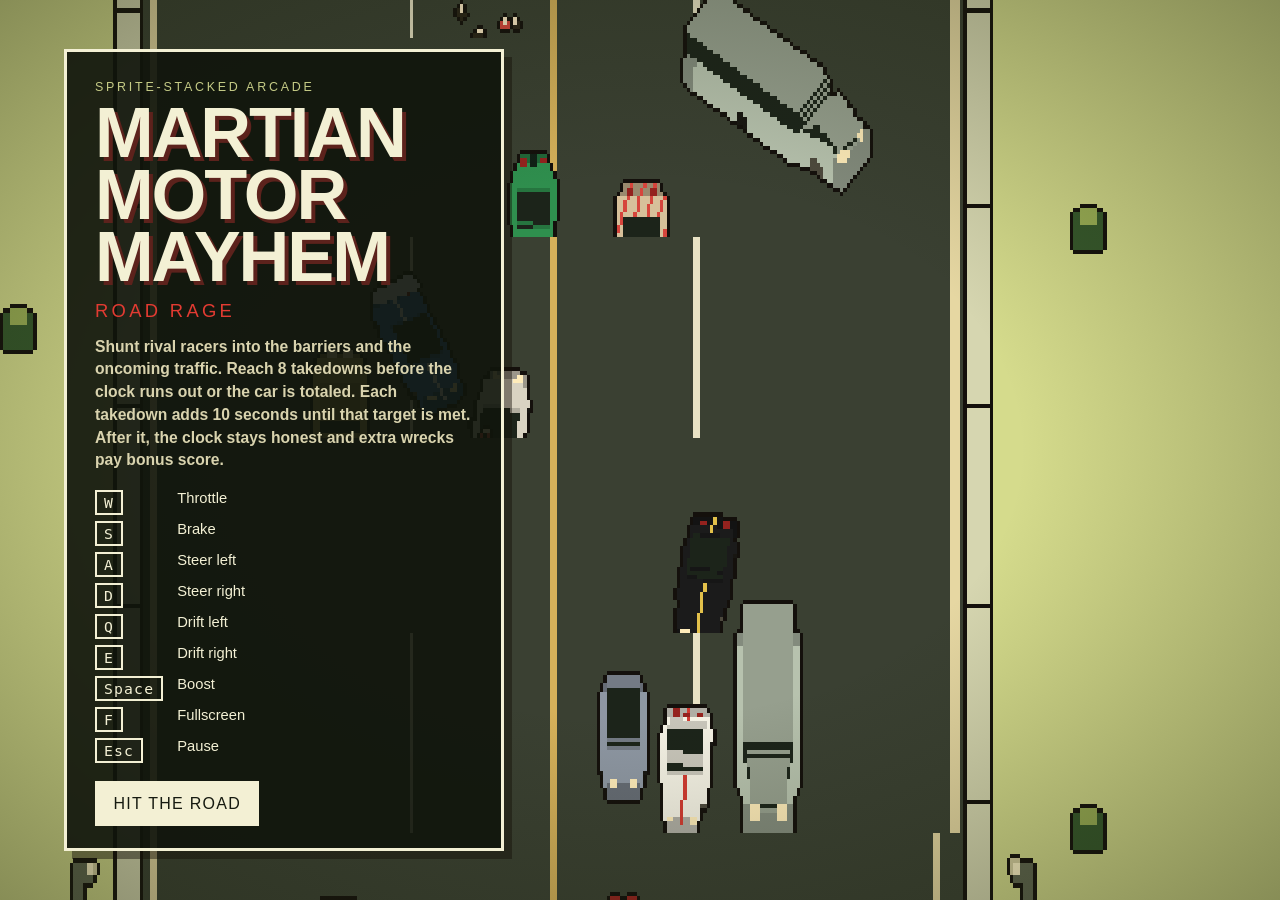
<file: road-rage-stacked/index.html>
<!DOCTYPE html>
<html lang="en">
<head>
  <meta charset="UTF-8" />
  <meta name="viewport" content="width=device-width, initial-scale=1" />
  <title>Martian Motor Mayhem</title>
  <link rel="icon" href="data:image/svg+xml,%3Csvg xmlns='http://www.w3.org/2000/svg' viewBox='0 0 16 16'%3E%3Crect width='16' height='16' fill='%23161a10'/%3E%3Crect x='2' y='7' width='12' height='5' fill='%23d7c09a'/%3E%3Crect x='4' y='4' width='7' height='4' fill='%23e23b32'/%3E%3C/svg%3E" />
  <link rel="stylesheet" href="css/style.css" />
</head>
<body>
  <div id="app">
    <canvas id="view" width="384" height="216"></canvas>
    <div id="grade"></div>
    <div id="hurt"></div>
    <div id="flash"></div>

    <div id="hud" class="hidden">
      <div class="topbar">
        <div class="stat">
          <span class="label">Time</span>
          <strong id="timer">1:00</strong>
          <em id="plus" class="plus"></em>
        </div>
        <div class="stat center">
          <span class="label">Road Rage</span>
          <strong id="takedowns">0 / 8</strong>
          <em id="bonus-flag" class="flag hidden">Bonus</em>
        </div>
        <div class="stat right">
          <span class="label">Score</span>
          <strong id="score">0</strong>
        </div>
      </div>
      <p id="callout"></p>
      <div class="bottombar">
        <div class="map-wrap">
          <canvas id="minimap" width="64" height="220" aria-label="Progress along the freeway"></canvas>
        </div>
        <div class="speedbox">
          <strong id="speed">0</strong>
          <span>km/h</span>
        </div>
        <div class="bars">
          <label for="boost-fill">Boost <i id="boost-num">0</i></label>
          <div class="track" id="boost-track"><div id="boost-fill"></div></div>
          <label class="damage-label" for="damage-fill">Damage <i id="damage-num">0%</i></label>
          <div class="track damage" id="damage-track"><div id="damage-fill"></div></div>
        </div>
      </div>
    </div>

    <div id="menu" class="overlay">
      <div class="panel">
        <p class="kicker">Sprite-stacked arcade</p>
        <h1>Martian Motor Mayhem</h1>
        <p class="event">Road Rage</p>
        <p class="deck">
          Shunt rival racers into the barriers and the oncoming traffic.
          Reach 8 takedowns before the clock runs out or the car is totaled.
          Each takedown adds 10 seconds until that target is met. After it,
          the clock stays honest and extra wrecks pay bonus score.
        </p>
        <div class="keys">
          <kbd>W</kbd><span>Throttle</span>
          <kbd>S</kbd><span>Brake</span>
          <kbd>A</kbd><span>Steer left</span>
          <kbd>D</kbd><span>Steer right</span>
          <kbd>Q</kbd><span>Drift left</span>
          <kbd>E</kbd><span>Drift right</span>
          <kbd>Space</kbd><span>Boost</span>
          <kbd>F</kbd><span>Fullscreen</span>
          <kbd>Esc</kbd><span>Pause</span>
        </div>
        <div class="row">
          <button id="start-btn" type="button">Hit the road</button>
        </div>
      </div>
    </div>

    <div id="pause" class="overlay center hidden">
      <div class="panel">
        <p class="kicker">Martian Motor Mayhem</p>
        <h1>Paused</h1>
        <p class="event">Road Rage</p>
        <p class="deck">The freeway is holding its breath. Resume the run, or quit back to the start.</p>
        <div class="row">
          <button id="resume-btn" type="button">Resume</button>
          <button id="quit-btn" type="button" class="ghost">Quit</button>
        </div>
      </div>
    </div>

    <div id="results" class="overlay center hidden">
      <div class="panel">
        <p class="kicker">Road Rage</p>
        <h1 id="res-title">Time up</h1>
        <p class="deck" id="res-deck"></p>
        <div class="keys" id="res-stats"></div>
        <div class="row">
          <button id="retry-btn" type="button">Run it back</button>
          <button id="menu-btn" type="button" class="ghost">Menu</button>
        </div>
      </div>
    </div>

    <p id="debug" class="hidden"></p>
    <p id="boot-error" hidden></p>
  </div>
  <script type="module" src="js/main.js"></script>
</body>
</html>
</file>
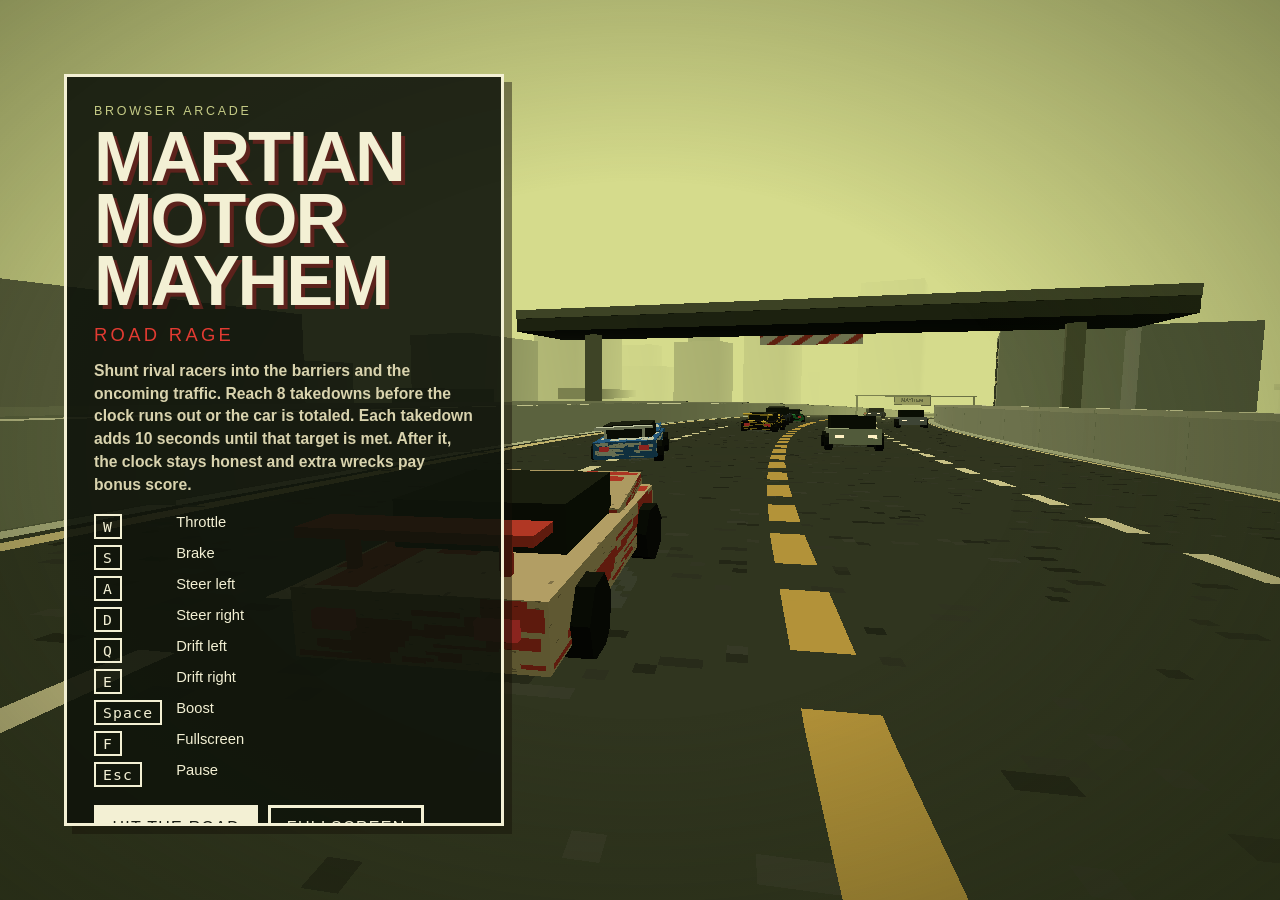
<file: road-rage/index.html>
<!DOCTYPE html>
<html lang="en">
<head>
  <meta charset="UTF-8" />
  <meta name="viewport" content="width=device-width, initial-scale=1" />
  <title>Martian Motor Mayhem</title>
  <link rel="icon" href="data:image/svg+xml,%3Csvg xmlns='http://www.w3.org/2000/svg' viewBox='0 0 16 16'%3E%3Crect width='16' height='16' fill='%23161a10'/%3E%3Crect x='2' y='7' width='12' height='5' fill='%23d7c09a'/%3E%3Crect x='4' y='4' width='7' height='4' fill='%23e23b32'/%3E%3C/svg%3E" />
  <link rel="stylesheet" href="css/style.css" />
  <script type="importmap">
  {
    "imports": {
      "three": "./vendor/three.module.js"
    }
  }
  </script>
</head>
<body>
  <div id="app">
    <canvas id="view"></canvas>
    <div id="grade"></div>
    <div id="hurt"></div>
    <div id="flash"></div>

    <div id="hud" class="hidden">
      <div class="topbar">
        <div class="stat">
          <span class="label">Time</span>
          <strong id="timer">1:00</strong>
          <em id="plus" class="plus"></em>
        </div>
        <div class="stat center">
          <span class="label">Road Rage</span>
          <strong id="takedowns">0 / 8</strong>
          <em id="bonus-flag" class="flag hidden">Bonus</em>
        </div>
        <div class="stat right">
          <span class="label">Score</span>
          <strong id="score">0</strong>
        </div>
      </div>
      <p id="callout"></p>
      <div class="hull">
        <div class="hull-head">
          <span>Damage</span>
          <strong id="damage-num">0%</strong>
        </div>
        <div class="track damage" id="damage-track"><div id="damage-fill"></div></div>
      </div>
      <div class="bottombar">
        <div class="map-wrap">
          <canvas id="minimap" width="220" height="220" aria-label="Track map"></canvas>
        </div>
        <div class="speedbox">
          <strong id="speed">0</strong>
          <span>km/h</span>
        </div>
        <div class="bars">
          <label for="boost-fill">Boost <i id="boost-num">0</i></label>
          <div class="track" id="boost-track"><div id="boost-fill"></div></div>
        </div>
      </div>
    </div>

    <div id="menu" class="overlay">
      <div class="panel">
        <p class="kicker">Browser arcade</p>
        <h1>Martian Motor Mayhem</h1>
        <p class="event">Road Rage</p>
        <p class="deck">
          Shunt rival racers into the barriers and the oncoming traffic.
          Reach 8 takedowns before the clock runs out or the car is totaled.
          Each takedown adds 10 seconds until that target is met. After it,
          the clock stays honest and extra wrecks pay bonus score.
        </p>
        <div class="keys">
          <kbd>W</kbd><span>Throttle</span>
          <kbd>S</kbd><span>Brake</span>
          <kbd>A</kbd><span>Steer left</span>
          <kbd>D</kbd><span>Steer right</span>
          <kbd>Q</kbd><span>Drift left</span>
          <kbd>E</kbd><span>Drift right</span>
          <kbd>Space</kbd><span>Boost</span>
          <kbd>F</kbd><span>Fullscreen</span>
          <kbd>Esc</kbd><span>Pause</span>
        </div>
        <div class="row">
          <button id="start-btn" type="button">Hit the road</button>
          <button id="full-btn" type="button" class="ghost">Fullscreen</button>
        </div>
      </div>
    </div>

    <div id="pause" class="overlay center hidden">
      <div class="panel">
        <p class="kicker">Martian Motor Mayhem</p>
        <h1>Paused</h1>
        <p class="event">Road Rage</p>
        <p class="deck">The freeway is holding its breath. Resume the run, or quit back to the start.</p>
        <div class="row">
          <button id="resume-btn" type="button">Resume</button>
          <button id="quit-btn" type="button" class="ghost">Quit</button>
        </div>
      </div>
    </div>

    <div id="results" class="overlay center hidden">
      <div class="panel">
        <p class="kicker">Road Rage</p>
        <h1 id="res-title">Time up</h1>
        <p class="deck" id="res-deck"></p>
        <div class="keys" id="res-stats"></div>
        <div class="row">
          <button id="retry-btn" type="button">Run it back</button>
          <button id="menu-btn" type="button" class="ghost">Menu</button>
        </div>
      </div>
    </div>

    <p id="boot-error" hidden></p>
  </div>
  <script type="module" src="js/main.js"></script>
</body>
</html>
</file>
<file: road-rage-stacked/css/style.css>
:root {
  --ink: #161a10;
  --cream: #f3f0d4;
  --cream-dim: #d9d3ae;
  --olive: #c5cb86;
  --red: #e23b32;
  --amber: #e6b15a;
  --panel: rgba(16, 20, 12, 0.9);
  color-scheme: dark;
}

* { box-sizing: border-box; }

html, body {
  margin: 0;
  width: 100%;
  height: 100%;
  overflow: hidden;
  background: #161a10;
  color: var(--cream);
  font-family: "Arial Black", "Arial Narrow", Impact, Haettenschweiler, sans-serif;
}

#app {
  position: fixed;
  inset: 0;
  width: 100%;
  height: 100%;
  background: #161a10;
}

#view {
  position: absolute;
  inset: 0;
  z-index: 0;
  width: 100%;
  height: 100%;
  display: block;
  background: #d5db8c;
  image-rendering: pixelated;
  image-rendering: crisp-edges;
}

#debug {
  position: absolute;
  left: 16px;
  bottom: 16px;
  z-index: 6;
  max-width: min(420px, calc(100% - 32px));
  margin: 0;
  padding: 8px 10px;
  background: rgba(16, 20, 12, 0.92);
  border: 2px solid var(--cream);
  color: var(--cream);
  font-family: "Trebuchet MS", "Segoe UI", sans-serif;
  font-size: 12px;
  line-height: 1.35;
  white-space: pre-wrap;
  pointer-events: none;
}

#grade, #hurt, #flash {
  position: absolute;
  inset: 0;
  pointer-events: none;
}

#grade {
  background: radial-gradient(ellipse at center, transparent 42%, rgba(28, 34, 12, 0.42) 100%);
}

#hurt {
  background: radial-gradient(ellipse at center, transparent 35%, rgba(160, 24, 16, 0.72) 100%);
  opacity: 0;
}

#flash {
  opacity: 0;
  background: #fff6ea;
  transition: opacity 0.45s ease-out;
}

.hidden { display: none !important; }

#boot-error {
  position: absolute;
  left: 16px;
  right: 16px;
  bottom: 16px;
  margin: 0;
  padding: 12px 14px;
  background: var(--panel);
  color: var(--cream);
  z-index: 5;
}

.overlay {
  position: absolute;
  inset: 0;
  display: flex;
  align-items: center;
  padding: clamp(16px, 5vw, 72px);
  pointer-events: none;
  z-index: 3;
}

.overlay.center {
  justify-content: center;
  background: rgba(12, 14, 8, 0.28);
}

.panel {
  pointer-events: auto;
  width: min(440px, 100%);
  padding: 28px 28px 22px;
  background: var(--panel);
  border: 3px solid var(--cream);
  box-shadow: 8px 8px 0 rgba(20, 16, 8, 0.45);
}

.kicker {
  margin: 0 0 8px;
  letter-spacing: 0.22em;
  text-transform: uppercase;
  color: var(--olive);
  font-size: 0.78rem;
}

h1 {
  margin: 0;
  font-size: clamp(2.4rem, 6vw, 4.4rem);
  line-height: 0.88;
  letter-spacing: -0.03em;
  text-transform: uppercase;
  color: var(--cream);
  text-shadow: 4px 4px 0 #5c221c;
}

.event {
  margin: 12px 0 0;
  color: var(--red);
  letter-spacing: 0.18em;
  text-transform: uppercase;
  font-size: 1.15rem;
}

.deck {
  margin: 14px 0 0;
  font-family: "Trebuchet MS", "Segoe UI", sans-serif;
  font-weight: 600;
  font-size: 0.98rem;
  line-height: 1.45;
  color: var(--cream-dim);
}

.keys {
  display: grid;
  grid-template-columns: auto 1fr;
  gap: 6px 14px;
  margin: 18px 0;
  font-family: "Trebuchet MS", "Segoe UI", sans-serif;
  font-size: 0.92rem;
}

kbd {
  justify-self: start;
  padding: 2px 7px;
  border: 2px solid var(--cream);
  color: var(--cream);
  letter-spacing: 0.08em;
}

.row {
  display: flex;
  flex-wrap: wrap;
  gap: 10px;
}

button {
  font-family: inherit;
  letter-spacing: 0.08em;
  text-transform: uppercase;
  background: var(--cream);
  color: var(--ink);
  border: 0;
  padding: 0.85rem 1.15rem;
  font-size: 1rem;
  cursor: pointer;
}

button:hover { background: #fff8dc; }

button:focus-visible {
  outline: 3px solid var(--red);
  outline-offset: 3px;
}

button.ghost {
  background: transparent;
  color: var(--cream);
  box-shadow: inset 0 0 0 3px var(--cream);
}

button.ghost:hover { background: rgba(243, 240, 212, 0.08); }

#hud {
  position: absolute;
  inset: 0;
  pointer-events: none;
  z-index: 2;
}

.topbar, .bottombar {
  position: absolute;
  left: 16px;
  right: 16px;
  display: flex;
  align-items: flex-end;
  justify-content: space-between;
  gap: 16px;
}

.topbar { top: 14px; align-items: flex-start; }

.stat { position: relative; min-width: 90px; }

.stat.center { text-align: center; }
.stat.right { text-align: right; }

.label {
  display: block;
  font-size: 0.72rem;
  letter-spacing: 0.16em;
  text-transform: uppercase;
  color: var(--olive);
}

.stat strong {
  display: block;
  font-size: clamp(1.6rem, 4vw, 2.6rem);
  line-height: 1;
  color: var(--cream);
  text-shadow: 2px 2px 0 rgba(20, 16, 8, 0.65);
}

#timer.low { color: var(--red); }

.flag {
  display: inline-block;
  margin-top: 4px;
  padding: 2px 8px;
  background: var(--red);
  color: #1a0806;
  letter-spacing: 0.14em;
  font-size: 0.75rem;
  font-style: normal;
  text-transform: uppercase;
}

.plus {
  position: absolute;
  left: 0;
  top: 100%;
  margin: 0;
  color: var(--amber);
  font-style: normal;
  letter-spacing: 0.08em;
  opacity: 0;
}

.plus.show { animation: rise 0.9s ease-out; }

#callout {
  position: absolute;
  left: 50%;
  top: 28%;
  transform: translate(-50%, -50%);
  margin: 0;
  font-size: clamp(2.4rem, 8vw, 6rem);
  letter-spacing: 0.04em;
  color: var(--red);
  text-shadow: 4px 4px 0 #1a100c, -2px 0 0 #f3f0d4;
  opacity: 0;
  white-space: nowrap;
}

#callout.show { animation: pop 0.8s ease-out; }

.bottombar { bottom: 14px; align-items: flex-end; }

.map-wrap {
  width: 64px;
  height: 220px;
  border: 3px solid var(--cream);
  box-shadow: 4px 4px 0 rgba(20, 16, 8, 0.45);
  background: rgba(16, 20, 10, 0.4);
  flex: none;
}

#minimap { width: 100%; height: 100%; display: block; }

.speedbox {
  margin-bottom: 6px;
}

.speedbox strong {
  display: block;
  font-size: clamp(2.2rem, 5vw, 3.4rem);
  line-height: 0.85;
  color: var(--cream);
  text-shadow: 3px 3px 0 rgba(20, 16, 8, 0.7);
}

.speedbox span {
  letter-spacing: 0.16em;
  font-size: 0.75rem;
  color: var(--olive);
}

.bars {
  width: min(480px, 62vw);
  margin-left: auto;
  font-family: "Trebuchet MS", "Segoe UI", sans-serif;
}

.bars label {
  display: flex;
  justify-content: space-between;
  margin: 8px 0 4px;
  letter-spacing: 0.14em;
  text-transform: uppercase;
  font-size: 0.72rem;
  color: var(--olive);
}

.bars label.damage-label {
  margin-top: 12px;
  font-size: 1.05rem;
  letter-spacing: 0.18em;
  color: var(--cream);
}

.track {
  height: 14px;
  border: 2px solid var(--cream);
  background: rgba(12, 14, 8, 0.45);
}

#damage-track {
  height: 36px;
  border-width: 3px;
}

.track > div {
  height: 100%;
  width: 0;
  background: var(--olive);
}

#boost-track.hot > div { background: var(--amber); }
#damage-fill { background: var(--amber); }
#damage-track.crit > div { background: var(--red); }

@keyframes pop {
  0% { transform: translate(-50%, -40%) scale(0.6); opacity: 0; }
  18% { transform: translate(-50%, -50%) scale(1.06); opacity: 1; }
  70% { opacity: 1; }
  100% { transform: translate(-50%, -50%) scale(1); opacity: 0; }
}

@keyframes rise {
  0% { transform: translateY(6px); opacity: 0; }
  20% { opacity: 1; }
  100% { transform: translateY(-10px); opacity: 0; }
}

@media (max-width: 720px) {
  .overlay { align-items: flex-end; padding-bottom: 18px; }
  .panel { width: 100%; }
  .topbar { gap: 8px; }
  .stat strong { font-size: 1.35rem; }
  .map-wrap { width: 112px; height: 112px; }
  .bars { width: min(220px, 48vw); }
  #callout { top: 34%; font-size: 2.2rem; }
}
</file>
<file: road-rage/css/style.css>
:root {
  --ink: #161a10;
  --cream: #f3f0d4;
  --cream-dim: #d9d3ae;
  --olive: #c5cb86;
  --red: #e23b32;
  --amber: #e6b15a;
  --panel: rgba(16, 20, 12, 0.9);
  color-scheme: dark;
}

* { box-sizing: border-box; }

html, body {
  margin: 0;
  width: 100%;
  height: 100%;
  overflow: hidden;
  background: #c5cb86;
  color: var(--cream);
  font-family: "Arial Black", "Arial Narrow", Impact, Haettenschweiler, sans-serif;
}

#app {
  position: absolute;
  inset: 0;
  width: 100%;
  height: 100%;
  overflow: hidden;
}

#view {
  position: absolute;
  inset: 0;
  width: 100%;
  height: 100%;
  display: block;
}

#grade, #hurt, #flash {
  position: absolute;
  inset: 0;
  pointer-events: none;
}

#grade {
  background: radial-gradient(ellipse at center, transparent 42%, rgba(28, 34, 12, 0.42) 100%);
}

#hurt {
  background: radial-gradient(ellipse at center, transparent 35%, rgba(160, 24, 16, 0.72) 100%);
  opacity: 0;
}

#flash {
  opacity: 0;
  background: #fff6ea;
  transition: opacity 0.45s ease-out;
}

.hidden { display: none !important; }

#boot-error {
  position: absolute;
  left: 16px;
  right: 16px;
  bottom: 16px;
  margin: 0;
  padding: 12px 14px;
  background: var(--panel);
  color: var(--cream);
  z-index: 5;
}

.overlay {
  position: absolute;
  inset: 0;
  display: flex;
  align-items: center;
  padding: clamp(16px, 5vw, 72px);
  pointer-events: none;
  z-index: 3;
}

.overlay.center {
  justify-content: center;
  background: rgba(12, 14, 8, 0.28);
}

.panel {
  pointer-events: auto;
  width: min(440px, 100%);
  max-height: calc(100% - 20px);
  overflow: auto;
  padding: clamp(14px, 3vmin, 28px);
  background: var(--panel);
  border: 3px solid var(--cream);
  box-shadow: 8px 8px 0 rgba(20, 16, 8, 0.45);
}

.kicker {
  margin: 0 0 8px;
  letter-spacing: 0.22em;
  text-transform: uppercase;
  color: var(--olive);
  font-size: 0.78rem;
}

h1 {
  margin: 0;
  font-size: clamp(1.7rem, 8vmin, 4.4rem);
  line-height: 0.88;
  letter-spacing: -0.03em;
  text-transform: uppercase;
  color: var(--cream);
  text-shadow: 4px 4px 0 #5c221c;
}

.event {
  margin: 12px 0 0;
  color: var(--red);
  letter-spacing: 0.18em;
  text-transform: uppercase;
  font-size: 1.15rem;
}

.deck {
  margin: 14px 0 0;
  font-family: "Trebuchet MS", "Segoe UI", sans-serif;
  font-weight: 600;
  font-size: 0.98rem;
  line-height: 1.45;
  color: var(--cream-dim);
}

.keys {
  display: grid;
  grid-template-columns: auto 1fr;
  gap: 6px 14px;
  margin: 18px 0;
  font-family: "Trebuchet MS", "Segoe UI", sans-serif;
  font-size: 0.92rem;
}

kbd {
  justify-self: start;
  padding: 2px 7px;
  border: 2px solid var(--cream);
  color: var(--cream);
  letter-spacing: 0.08em;
}

.row {
  display: flex;
  flex-wrap: wrap;
  gap: 10px;
}

button {
  font-family: inherit;
  letter-spacing: 0.08em;
  text-transform: uppercase;
  background: var(--cream);
  color: var(--ink);
  border: 0;
  padding: 0.85rem 1.15rem;
  font-size: 1rem;
  cursor: pointer;
}

button:hover { background: #fff8dc; }

button:focus-visible {
  outline: 3px solid var(--red);
  outline-offset: 3px;
}

button.ghost {
  background: transparent;
  color: var(--cream);
  box-shadow: inset 0 0 0 3px var(--cream);
}

button.ghost:hover { background: rgba(243, 240, 212, 0.08); }

#hud {
  position: absolute;
  inset: 0;
  pointer-events: none;
  z-index: 2;
}

.topbar, .bottombar {
  position: absolute;
  left: clamp(8px, 2vmin, 18px);
  right: clamp(8px, 2vmin, 18px);
  display: flex;
  align-items: flex-end;
  justify-content: space-between;
  gap: clamp(6px, 1.6vmin, 16px);
}

.topbar { top: clamp(8px, 1.6vmin, 16px); align-items: flex-start; }

.stat { position: relative; min-width: 90px; }

.stat.center { text-align: center; }
.stat.right { text-align: right; }

.label {
  display: block;
  font-size: 0.72rem;
  letter-spacing: 0.16em;
  text-transform: uppercase;
  color: var(--olive);
}

.stat strong {
  display: block;
  font-size: clamp(1.05rem, 5.4vmin, 2.6rem);
  line-height: 1;
  color: var(--cream);
  text-shadow: 2px 2px 0 rgba(20, 16, 8, 0.65);
}

#timer.low { color: var(--red); }

.flag {
  display: inline-block;
  margin-top: 4px;
  padding: 2px 8px;
  background: var(--red);
  color: #1a0806;
  letter-spacing: 0.14em;
  font-size: 0.75rem;
  font-style: normal;
  text-transform: uppercase;
}

.plus {
  position: absolute;
  left: 0;
  top: 100%;
  margin: 0;
  color: var(--amber);
  font-style: normal;
  letter-spacing: 0.08em;
  opacity: 0;
}

.plus.show { animation: rise 0.9s ease-out; }

#callout {
  position: absolute;
  left: 50%;
  top: 28%;
  transform: translate(-50%, -50%);
  margin: 0;
  font-size: clamp(1.45rem, 9vmin, 6rem);
  letter-spacing: 0.04em;
  color: var(--red);
  text-shadow: 4px 4px 0 #1a100c, -2px 0 0 #f3f0d4;
  opacity: 0;
  white-space: nowrap;
}

#callout.show { animation: pop 0.8s ease-out; }

.bottombar { bottom: clamp(8px, 1.6vmin, 16px); align-items: flex-end; }

.hull {
  position: absolute;
  left: 50%;
  top: clamp(58px, 11vmin, 96px);
  transform: translateX(-50%);
  width: min(760px, 90%);
  z-index: 2;
}

.hull-head {
  display: flex;
  justify-content: space-between;
  align-items: baseline;
  margin-bottom: 4px;
  letter-spacing: 0.16em;
  text-transform: uppercase;
  font-size: clamp(0.85rem, 2.6vmin, 1.35rem);
  color: var(--cream);
  text-shadow: 2px 2px 0 rgba(20, 16, 8, 0.7);
}

.hull-head strong {
  font-size: clamp(1.15rem, 3.4vmin, 1.8rem);
  letter-spacing: 0.04em;
}

#damage-track {
  height: clamp(22px, 4.6vmin, 38px);
  border-width: 3px;
  background: rgba(12, 14, 8, 0.72);
}

#damage-fill {
  background: #e6b15a;
}

#damage-track.mid > div { background: #e06a28; }
#damage-track.crit {
  border-color: var(--red);
  box-shadow: 0 0 0 2px rgba(226, 59, 50, 0.55);
}
#damage-track.crit > div { background: var(--red); }

.map-wrap {
  width: clamp(92px, 30vmin, 200px);
  height: clamp(92px, 30vmin, 200px);
  border: 3px solid var(--cream);
  box-shadow: 4px 4px 0 rgba(20, 16, 8, 0.45);
  background: rgba(16, 20, 10, 0.4);
  flex: none;
}

#minimap { width: 100%; height: 100%; display: block; }

.speedbox {
  margin-bottom: 6px;
}

.speedbox strong {
  display: block;
  font-size: clamp(1.35rem, 7vmin, 3.4rem);
  line-height: 0.85;
  color: var(--cream);
  text-shadow: 3px 3px 0 rgba(20, 16, 8, 0.7);
}

.speedbox span {
  letter-spacing: 0.16em;
  font-size: 0.75rem;
  color: var(--olive);
}

.bars {
  width: min(360px, 46vw);
  margin-left: auto;
  font-family: "Trebuchet MS", "Segoe UI", sans-serif;
}

.bars label {
  display: flex;
  justify-content: space-between;
  margin: 8px 0 4px;
  letter-spacing: 0.14em;
  text-transform: uppercase;
  font-size: 0.72rem;
  color: var(--olive);
}

.track {
  height: clamp(12px, 2.2vmin, 18px);
  border: 2px solid var(--cream);
  background: rgba(12, 14, 8, 0.45);
}

.track > div {
  height: 100%;
  width: 0;
  background: var(--olive);
}

#boost-track.hot > div { background: var(--amber); }

@keyframes pop {
  0% { transform: translate(-50%, -40%) scale(0.6); opacity: 0; }
  18% { transform: translate(-50%, -50%) scale(1.06); opacity: 1; }
  70% { opacity: 1; }
  100% { transform: translate(-50%, -50%) scale(1); opacity: 0; }
}

@keyframes rise {
  0% { transform: translateY(6px); opacity: 0; }
  20% { opacity: 1; }
  100% { transform: translateY(-10px); opacity: 0; }
}

@media (max-width: 760px), (max-height: 520px) {
  .overlay { align-items: flex-start; padding: 10px; }
  .panel { width: 100%; }
  .deck { font-size: 0.86rem; }
  .keys { margin: 8px 0; gap: 3px 10px; font-size: 0.82rem; }
  .bars { width: min(220px, 48%); }
  .hull { width: min(760px, 94%); top: 52px; }
  #callout { top: 32%; }
}
</file>
